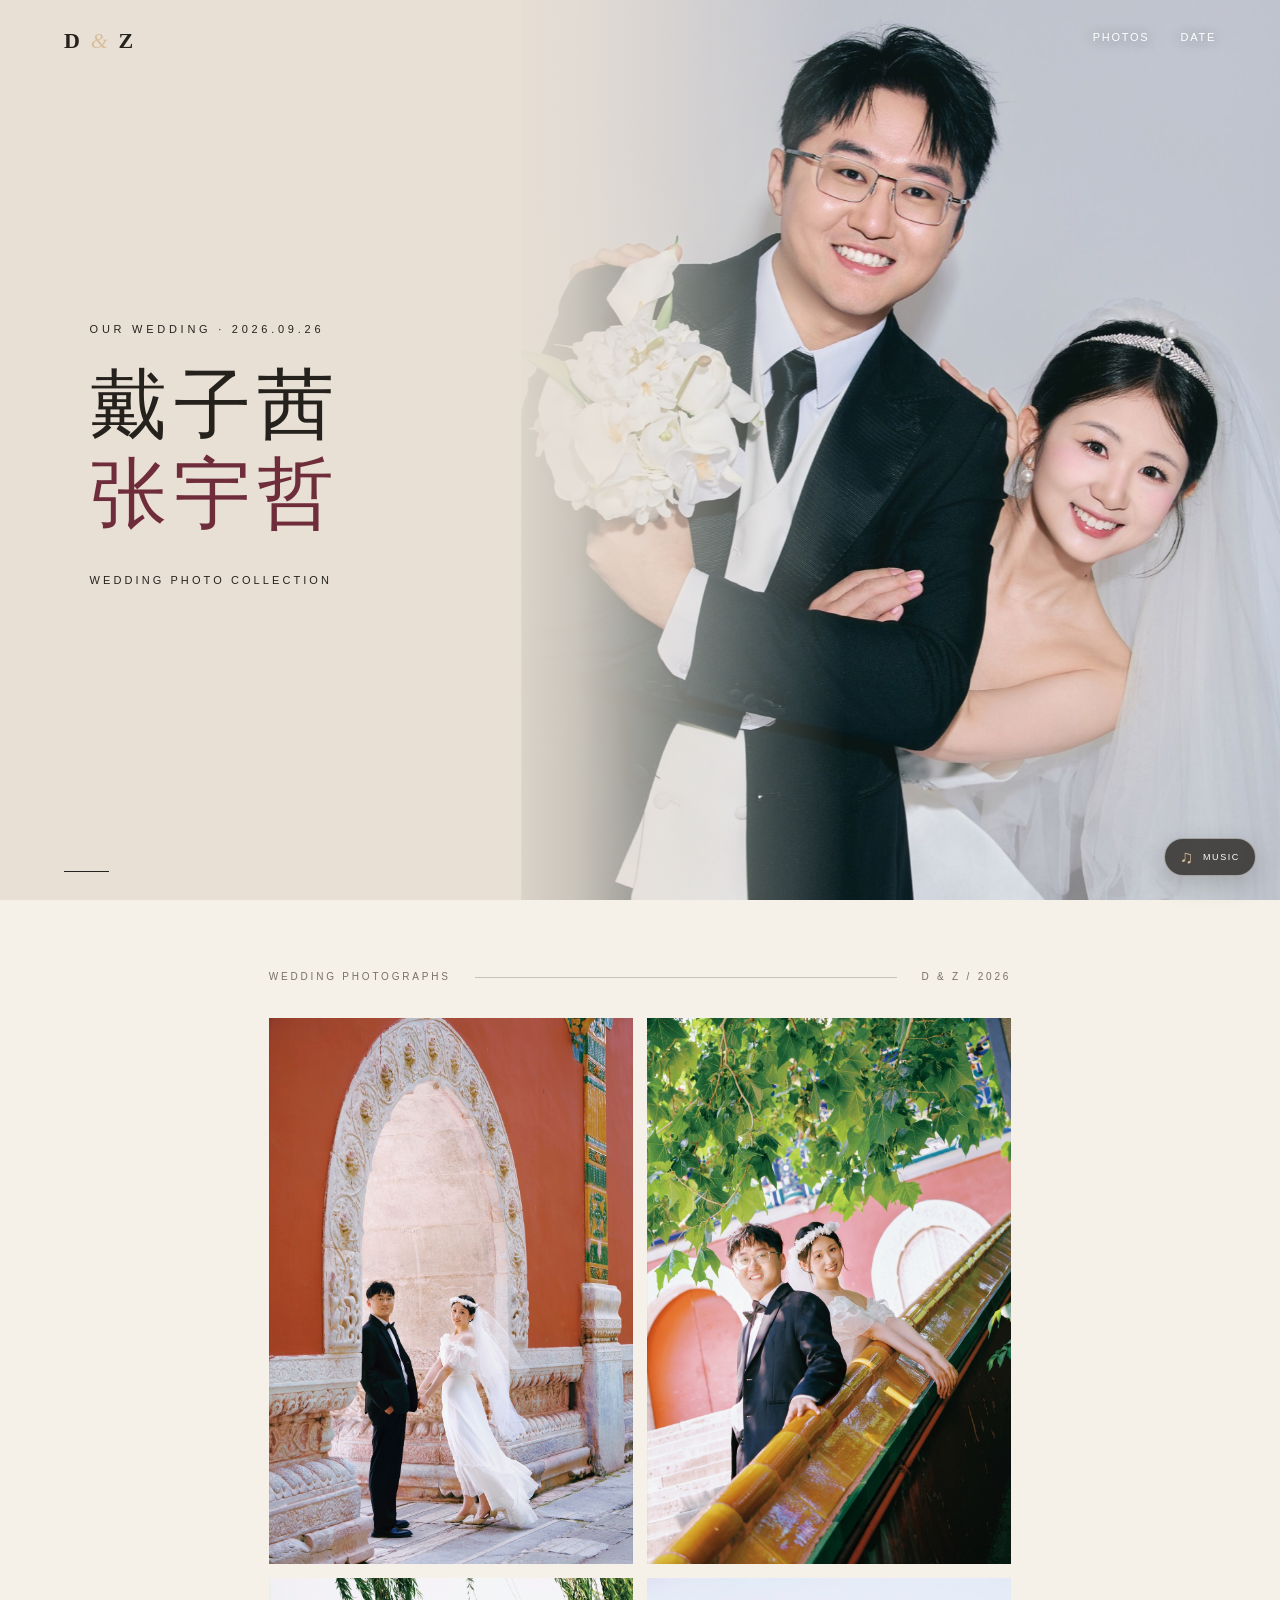
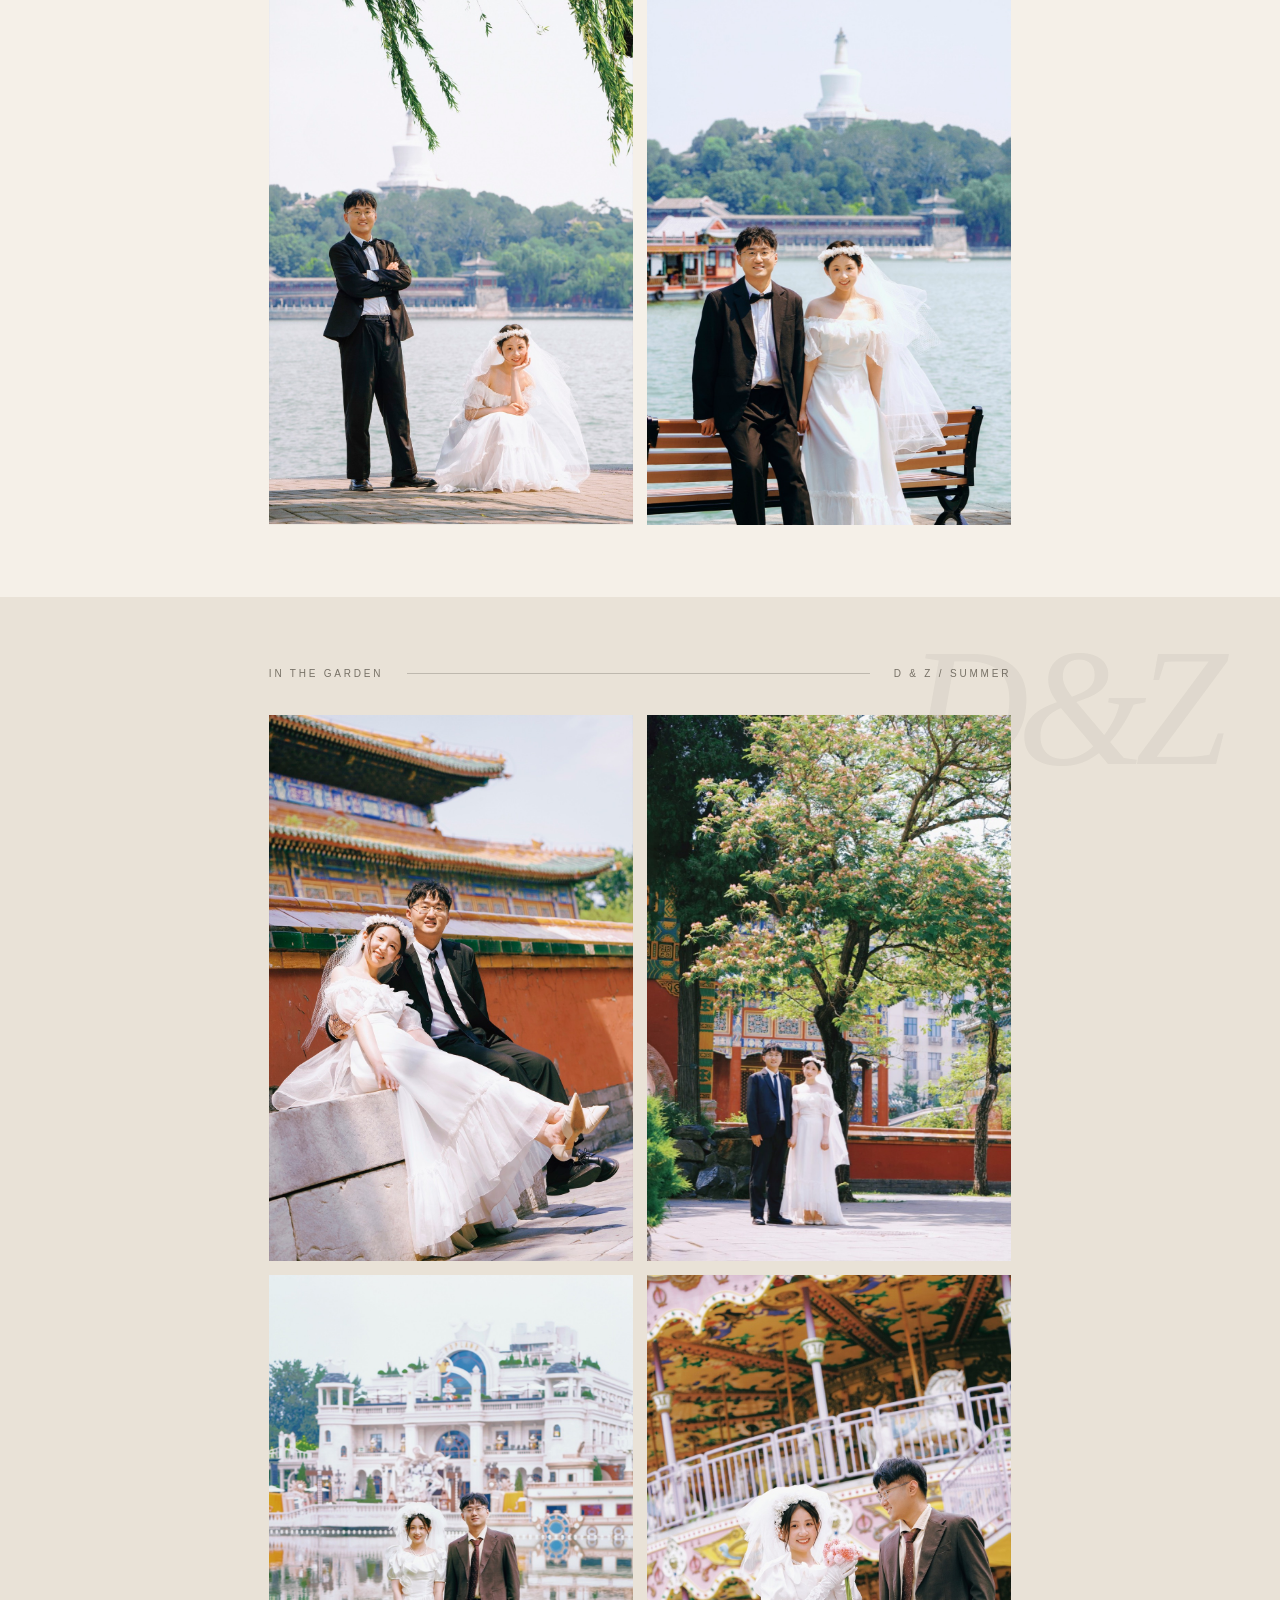
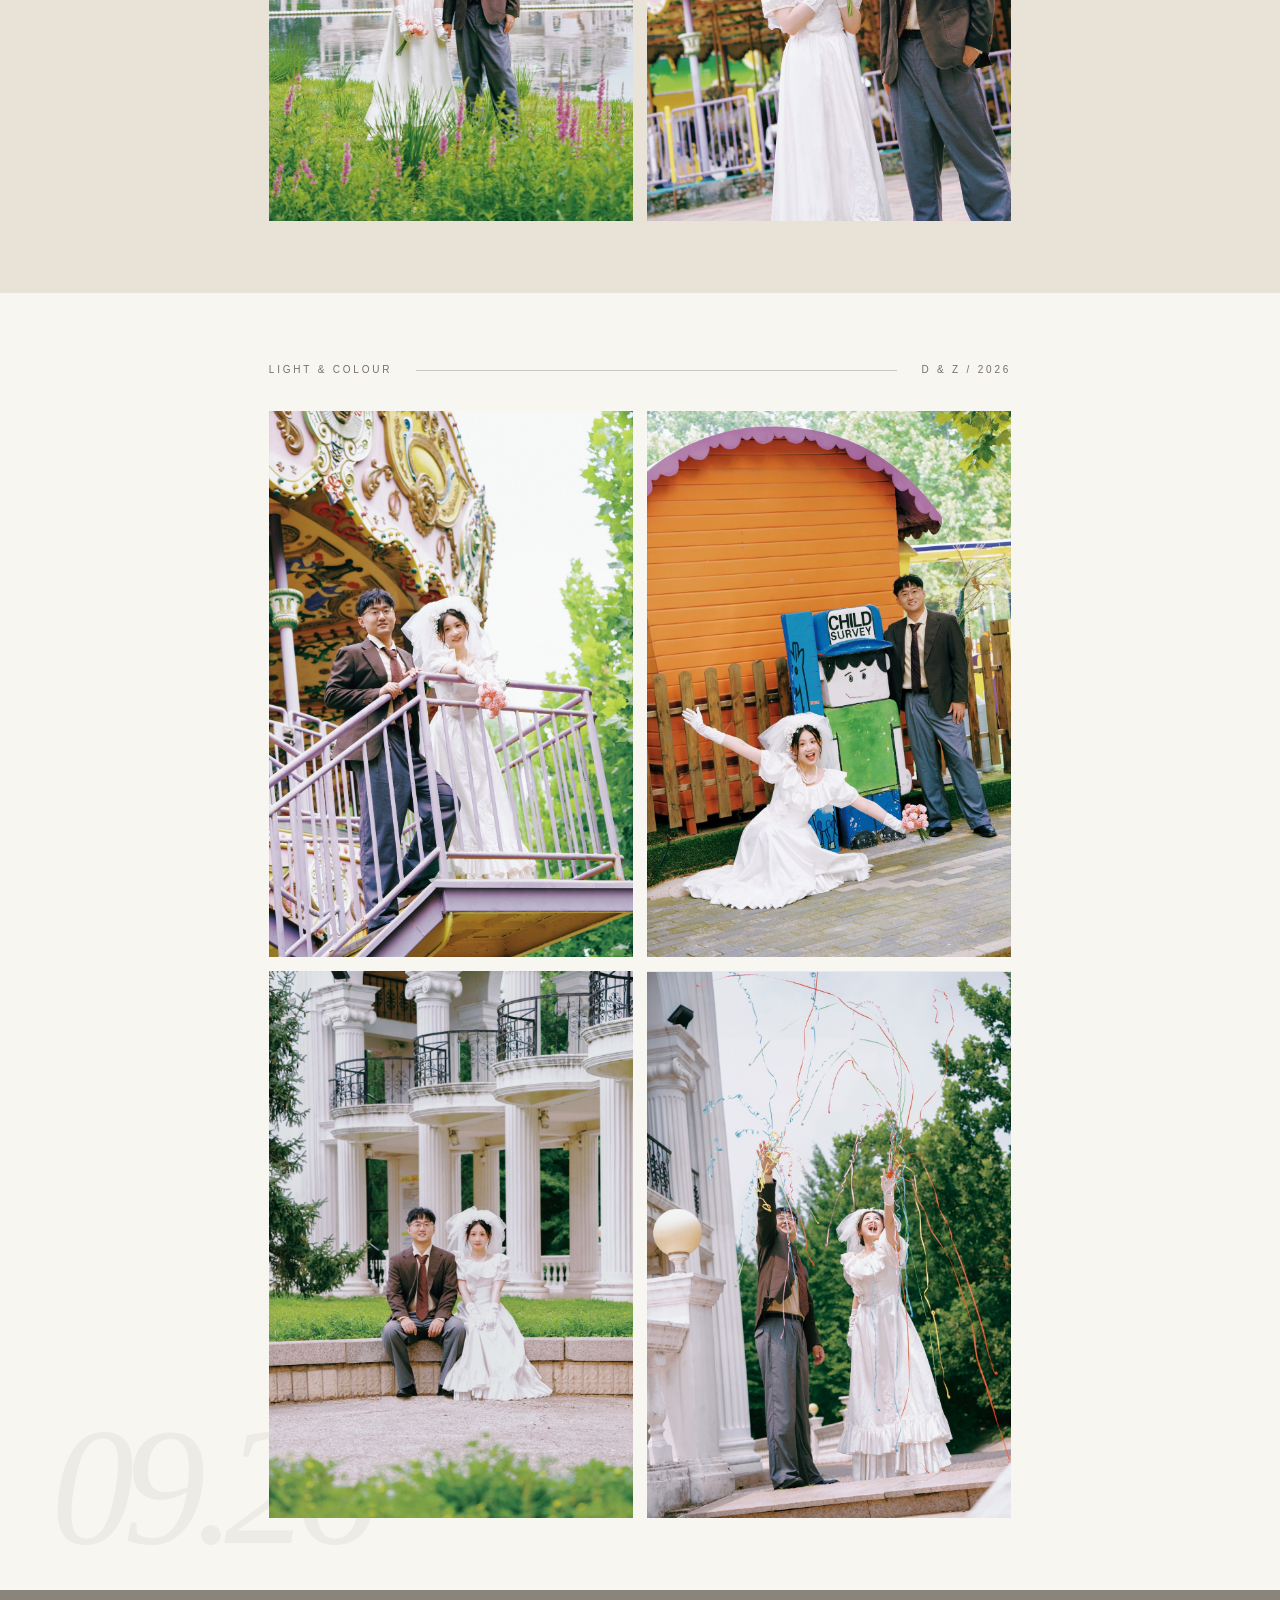
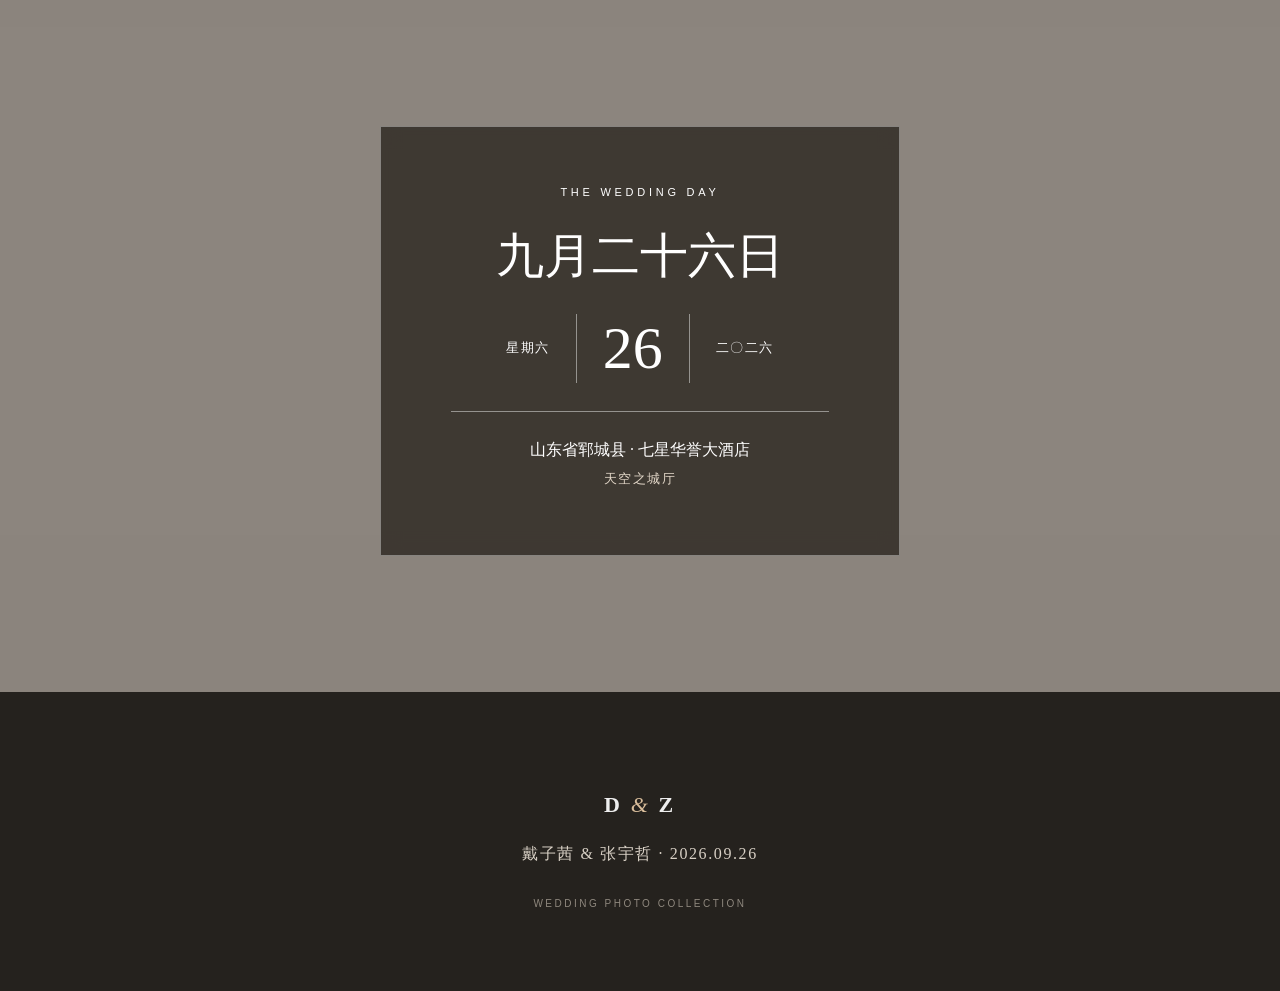
<file: index.html>
<!doctype html>
<html lang="zh-CN">
<head>
  <meta charset="utf-8">
  <meta name="viewport" content="width=device-width, initial-scale=1">
  <meta name="description" content="戴子茜与张宇哲的婚礼主页。2026年9月26日，山东省郓城县七星华誉大酒店·天空之城厅">
  <title>我们结婚啦</title>
  <link rel="stylesheet" href="style.css?v=20260824-4">
</head>
<body>
  <header class="nav">
    <a class="monogram" href="#top" aria-label="返回首页">D <span>&</span> Z</a>
    <nav aria-label="页面导航">
      <a href="#gallery">PHOTOS</a><a href="#day">DATE</a>
    </nav>
  </header>

  <main>
    <section class="hero" id="top">
      <img src="photos/hero.jpg" alt="一张照片正在加载的路上...">
      <div class="heroShade"></div>
      <div class="heroCopy">
        <p class="eyebrow">OUR WEDDING · 2026.09.26</p>
        <h1>戴子茜<br><em>张宇哲</em></h1>
        <p class="names">WEDDING PHOTO COLLECTION</p>
      </div>
      <a class="scroll" href="#gallery" aria-label="浏览婚纱照片"><span></span></a>
    </section>

    <section class="albumSpread openingSpread section" id="gallery" aria-label="婚纱照片">
      <div class="albumCaption">
        <p>WEDDING PHOTOGRAPHS</p><span></span><p>D & Z / 2026</p>
      </div>
      <div class="albumGrid openingGrid">
        <button class="photo lead" data-full="photos/photo-01.jpg"><img src="photos/photo-01.jpg" alt="一张照片正在加载的路上..."><span>VIEW</span></button>
        <button class="photo" data-full="photos/photo-02.jpg"><img src="photos/photo-02.jpg" alt="一张照片正在加载的路上..." loading="lazy"><span>VIEW</span></button>
        <button class="photo" data-full="photos/photo-03.jpg"><img src="photos/photo-03.jpg" alt="一张照片正在加载的路上..." loading="lazy"><span>VIEW</span></button>
        <button class="photo" data-full="photos/photo-04.jpg"><img src="photos/photo-04.jpg" alt="一张照片正在加载的路上..." loading="lazy"><span>VIEW</span></button>
      </div>
    </section>

    <section class="albumSpread middleSpread section" aria-label="婚纱照片">
      <p class="spreadMark" aria-hidden="true">D&Z</p>
      <div class="albumCaption">
        <p>IN THE GARDEN</p><span></span><p>D & Z / SUMMER</p>
      </div>
      <div class="albumGrid middleGrid">
        <button class="photo" data-full="photos/photo-05.jpg"><img src="photos/photo-05.jpg" alt="一张照片正在加载的路上..." loading="lazy"><span>VIEW</span></button>
        <button class="photo" data-full="photos/photo-06.jpg"><img src="photos/photo-06.jpg" alt="一张照片正在加载的路上..." loading="lazy"><span>VIEW</span></button>
        <button class="photo" data-full="photos/photo-07.jpg"><img src="photos/photo-07.jpg" alt="一张照片正在加载的路上..." loading="lazy"><span>VIEW</span></button>
        <button class="photo" data-full="photos/photo-08.jpg"><img src="photos/photo-08.jpg" alt="一张照片正在加载的路上..." loading="lazy"><span>VIEW</span></button>
      </div>
    </section>

    <section class="albumSpread closingSpread section" aria-label="婚纱照片">
      <p class="dateMark" aria-hidden="true">09.26</p>
      <div class="albumCaption">
        <p>LIGHT & COLOUR</p><span></span><p>D & Z / 2026</p>
      </div>
      <div class="albumGrid closingGrid">
        <button class="photo" data-full="photos/photo-09.jpg"><img src="photos/photo-09.jpg" alt="一张照片正在加载的路上..." loading="lazy"><span>VIEW</span></button>
        <button class="photo" data-full="photos/photo-10.jpg"><img src="photos/photo-10.jpg" alt="一张照片正在加载的路上..." loading="lazy"><span>VIEW</span></button>
        <button class="photo" data-full="photos/photo-14.jpg"><img src="photos/photo-14.jpg" alt="一张照片正在加载的路上..." loading="lazy"><span>VIEW</span></button>
        <button class="photo" data-full="photos/photo-15.jpg"><img src="photos/photo-15.jpg" alt="一张照片正在加载的路上..." loading="lazy"><span>VIEW</span></button>
      </div>
    </section>

    <section class="day" id="day">
      <div class="dayCard">
        <p class="eyebrow">THE WEDDING DAY</p><h2>九月二十六日</h2>
        <div class="date"><span>星期六</span><strong>26</strong><span>二〇二六</span></div>
        <div class="rule"></div>
        <p>山东省郓城县 · 七星华誉大酒店</p><p class="time">天空之城厅</p>
      </div>
    </section>
  </main>

  <footer><p class="monogram">D <span>&</span> Z</p><p>戴子茜 & 张宇哲 · 2026.09.26</p><small>WEDDING PHOTO COLLECTION</small></footer>
  <audio id="backgroundMusic" src="audio/background-music.mp3" autoplay loop preload="auto"></audio>
  <button class="musicToggle" id="musicToggle" type="button" aria-label="播放背景音乐" aria-pressed="false" title="播放背景音乐"><span class="musicIcon" aria-hidden="true">♫</span><span>MUSIC</span></button>
  <dialog id="lightbox"><button aria-label="关闭">×</button><img alt="一张照片正在加载的路上..."></dialog>
  <script src="script.js?v=20260824-5"></script>
</body>
</html>
</file>
<file: style.css>
:root{--ink:#25221e;--cream:#f5f0e8;--stone:#e9e2d7;--wine:#6f2d3c}
*{box-sizing:border-box}html{scroll-behavior:smooth}body{margin:0;background:var(--cream);color:var(--ink);font-family:"Noto Serif SC","Songti SC",Georgia,serif}a{color:inherit;text-decoration:none}
.nav{position:absolute;z-index:10;width:100%;display:flex;justify-content:space-between;align-items:center;padding:30px 5vw;color:#fff}.monogram{font:600 22px/1 Georgia,serif;letter-spacing:.12em}.monogram span{font-style:italic;font-weight:400;color:#d9bd9b}.nav .monogram{color:var(--ink)}.nav nav{display:flex;gap:31px;font:500 11px/1 Arial,sans-serif;letter-spacing:.16em;text-shadow:0 1px 14px #0007}.nav nav a{border-bottom:1px solid transparent;padding-bottom:6px}.nav nav a:hover{border-color:#fff}
.hero{min-height:100svh;position:relative;overflow:hidden;color:var(--ink);background:#e9e0d5}.hero>img{position:absolute;inset:0 0 0 auto;width:59%;height:100%;object-fit:cover;object-position:center 34%;transform:scale(1.01)}.heroShade{position:absolute;inset:0;background:linear-gradient(90deg,#e9e0d5 0%,#e9e0d5 37%,#e9e0d5db 45%,#e9e0d500 66%)}.heroCopy{position:absolute;z-index:1;left:7vw;top:50%;width:42%;transform:translateY(-46%)}.eyebrow{font:500 11px/1.4 Arial,sans-serif;letter-spacing:.34em;margin:0 0 24px}.eyebrow.dark{color:var(--wine)}.hero h1{font-size:clamp(48px,6vw,88px);line-height:1.16;font-weight:400;letter-spacing:.09em;margin:0}.hero h1 em{font-style:normal;font-weight:400;color:var(--wine)}.names{margin-top:32px;font:500 11px/1.6 Arial,sans-serif;letter-spacing:.28em}.scroll{position:absolute;bottom:28px;left:5vw;font:11px Arial,sans-serif;letter-spacing:.2em;display:flex;align-items:center;gap:12px}.scroll span{display:block;width:45px;height:1px;background:var(--ink)}
.section{padding:8vh max(6vw,24px)}.albumSpread{position:relative;min-height:100svh;display:grid;align-content:center;overflow:hidden}.openingSpread{background:var(--cream)}.middleSpread{background:var(--stone)}.closingSpread{background:#f8f6f1}.albumCaption{display:grid;grid-template-columns:auto minmax(50px,1fr) auto;gap:24px;align-items:center;width:min(58vw,820px);margin:0 auto 4vh;color:#777166;font:500 10px/1 Arial,sans-serif;letter-spacing:.28em}.albumCaption p{margin:0;white-space:nowrap}.albumCaption span{height:1px;background:#25221e38}.albumGrid{position:relative;z-index:1;display:grid;margin:0 auto}.openingGrid,.middleGrid,.closingGrid{grid-template-columns:repeat(2,minmax(0,1fr));grid-template-rows:none;grid-auto-flow:row;gap:14px;width:min(58vw,820px);aspect-ratio:auto}.openingGrid .photo:nth-child(n),.middleGrid .photo:nth-child(n),.closingGrid .photo:nth-child(n){grid-column:auto;grid-row:auto;width:100%;min-width:0;min-height:0;margin:0;aspect-ratio:2/3}.spreadMark,.dateMark{position:absolute;z-index:0;margin:0;color:#25221e0d;font:italic clamp(88px,13vw,190px)/.8 Georgia,serif;letter-spacing:-.07em;pointer-events:none}.spreadMark{top:5vh;right:5vw}.dateMark{left:4vw;bottom:4vh}
.photo{border:0;padding:0;position:relative;aspect-ratio:2/3;overflow:hidden;background:#ece7df;cursor:zoom-in}.photo img{width:100%;height:100%;object-fit:contain;transition:transform .7s ease}.photo span{position:absolute;z-index:2;right:18px;bottom:16px;color:#fff;font:10px Arial,sans-serif;letter-spacing:.2em;opacity:0;transition:opacity .3s}.photo:after{content:"";position:absolute;inset:0;background:#26181226;opacity:0;transition:opacity .3s}.photo:hover img{transform:scale(1.04)}.photo:hover:after,.photo:hover span{opacity:1}
.day{min-height:78vh;background:url("photos/day.jpg") center 42%/cover fixed;display:grid;place-items:center;padding:60px 20px;position:relative}.day:before{content:"";position:absolute;inset:0;background:#231b1480}.dayCard{position:relative;background:#2b2620cc;backdrop-filter:blur(10px);color:#fff;text-align:center;padding:58px 70px;border:1px solid #ffffff61;min-width:min(520px,92vw)}.dayCard h2{font-size:48px;font-weight:400;margin:0 0 26px}.date{display:flex;justify-content:center;align-items:center;gap:26px}.date span{font-size:13px;letter-spacing:.12em}.date strong{font:400 60px Georgia,serif;border-inline:1px solid #ffffff73;padding:0 26px}.rule{height:1px;background:#ffffff73;margin:28px 0}.dayCard>p:not(.eyebrow){margin:9px}.time{font-size:13px;letter-spacing:.12em;color:#e2d7c8}
footer{text-align:center;padding:80px 20px;background:#25221e;color:#eee}footer>p:nth-child(2){margin:28px 0;color:#d8d0c5;letter-spacing:.1em}footer small{color:#8f887e;font:10px Arial,sans-serif;letter-spacing:.25em}
dialog{width:100vw;height:100vh;max-width:none;max-height:none;border:0;padding:5vw;background:#100d0bf0}dialog[open]{display:grid;place-items:center}dialog::backdrop{background:#100d0bf0}dialog img{max-width:90vw;max-height:85vh;object-fit:contain}dialog button{position:absolute;right:28px;top:20px;background:none;border:0;color:#fff;font:300 38px Arial,sans-serif;cursor:pointer}
@media(max-width:760px){.nav nav{display:none}.nav{padding:24px}.nav .monogram{color:#fff;text-shadow:0 1px 12px #0006}.hero{color:#fff}.hero>img{inset:0;width:100%;object-position:center 35%}.heroShade{background:linear-gradient(180deg,#14100d33,#14100d29 35%,#14100db8)}.heroCopy{left:24px;right:24px;top:auto;bottom:104px;width:auto;transform:none;text-align:center;text-shadow:0 2px 18px #0006}.hero .eyebrow{margin-bottom:18px}.hero h1{font-size:47px}.hero h1 em{color:#f0dfcd}.scroll span{background:#fff}.section{padding:56px 14px}.albumCaption{grid-template-columns:auto minmax(20px,1fr) auto;gap:10px;width:100%;margin-bottom:22px;font-size:8px;letter-spacing:.14em}.openingGrid{grid-template-columns:repeat(2,minmax(0,1fr));grid-template-rows:none;grid-auto-flow:row;width:100%;aspect-ratio:auto;gap:8px}.openingGrid .photo:nth-child(n){grid-column:auto;grid-row:auto;width:100%;margin:0;aspect-ratio:2/3}.middleGrid{grid-template-columns:repeat(2,minmax(0,1fr));grid-template-rows:none;grid-auto-flow:row;width:100%;gap:8px;aspect-ratio:auto}.middleGrid .photo:nth-child(n){grid-column:auto;grid-row:auto;width:100%;margin:0;aspect-ratio:2/3}.closingGrid{grid-template-columns:repeat(2,minmax(0,1fr));grid-template-rows:none;grid-auto-flow:row;width:100%;gap:8px;aspect-ratio:auto}.closingGrid .photo:nth-child(n){order:0;grid-column:auto;grid-row:auto;width:100%;margin:0;aspect-ratio:2/3}.spreadMark,.dateMark{font-size:24vw}.spreadMark{top:28px;right:18px}.dateMark{left:16px;bottom:24px}.day{background-attachment:scroll}.dayCard{padding:45px 22px}.dayCard h2{font-size:38px}.date{gap:10px}.date strong{font-size:46px;padding:0 14px}dialog{padding:18px}dialog img{max-width:100%;max-height:82vh}}
@media(prefers-reduced-motion:reduce){html{scroll-behavior:auto}.photo img{transition:none}}
.musicToggle{position:fixed;z-index:40;right:24px;bottom:24px;display:flex;align-items:center;gap:8px;height:38px;padding:0 15px;border:1px solid #ffffff80;border-radius:999px;background:#25221ec7;color:#fff;box-shadow:0 8px 24px #1c16122e;backdrop-filter:blur(10px);cursor:pointer;font:500 9px/1 Arial,sans-serif;letter-spacing:.18em}.musicIcon{color:#d9bd9b;font:18px/1 Georgia,serif;transform-origin:center}.musicToggle[aria-pressed=true] .musicIcon{animation:musicPulse 1.7s ease-in-out infinite}.musicToggle:focus-visible{outline:2px solid #fff;outline-offset:3px}@keyframes musicPulse{50%{transform:translateY(-2px) rotate(7deg)}}
@media(max-width:760px){.musicToggle{right:16px;bottom:16px;height:36px;padding:0 13px}}
@media(prefers-reduced-motion:reduce){.musicToggle[aria-pressed=true] .musicIcon{animation:none}}
</file>
